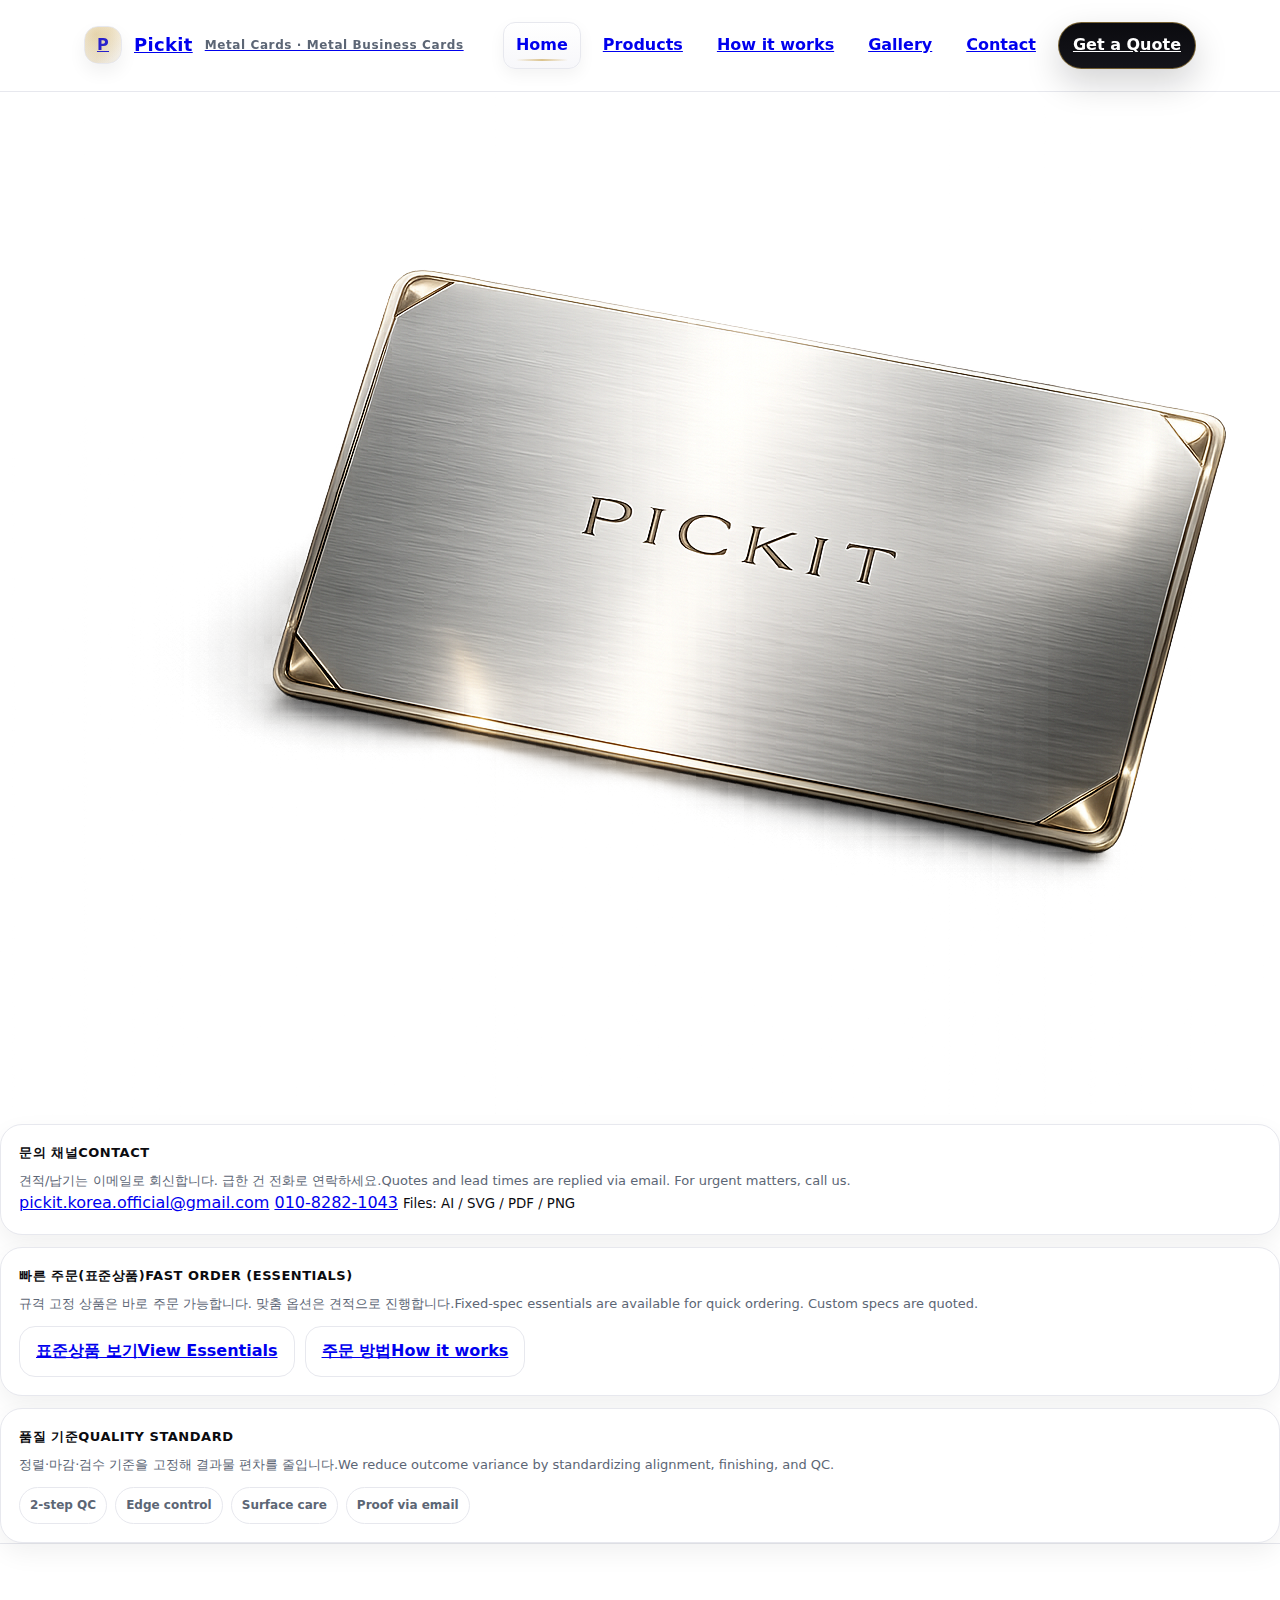
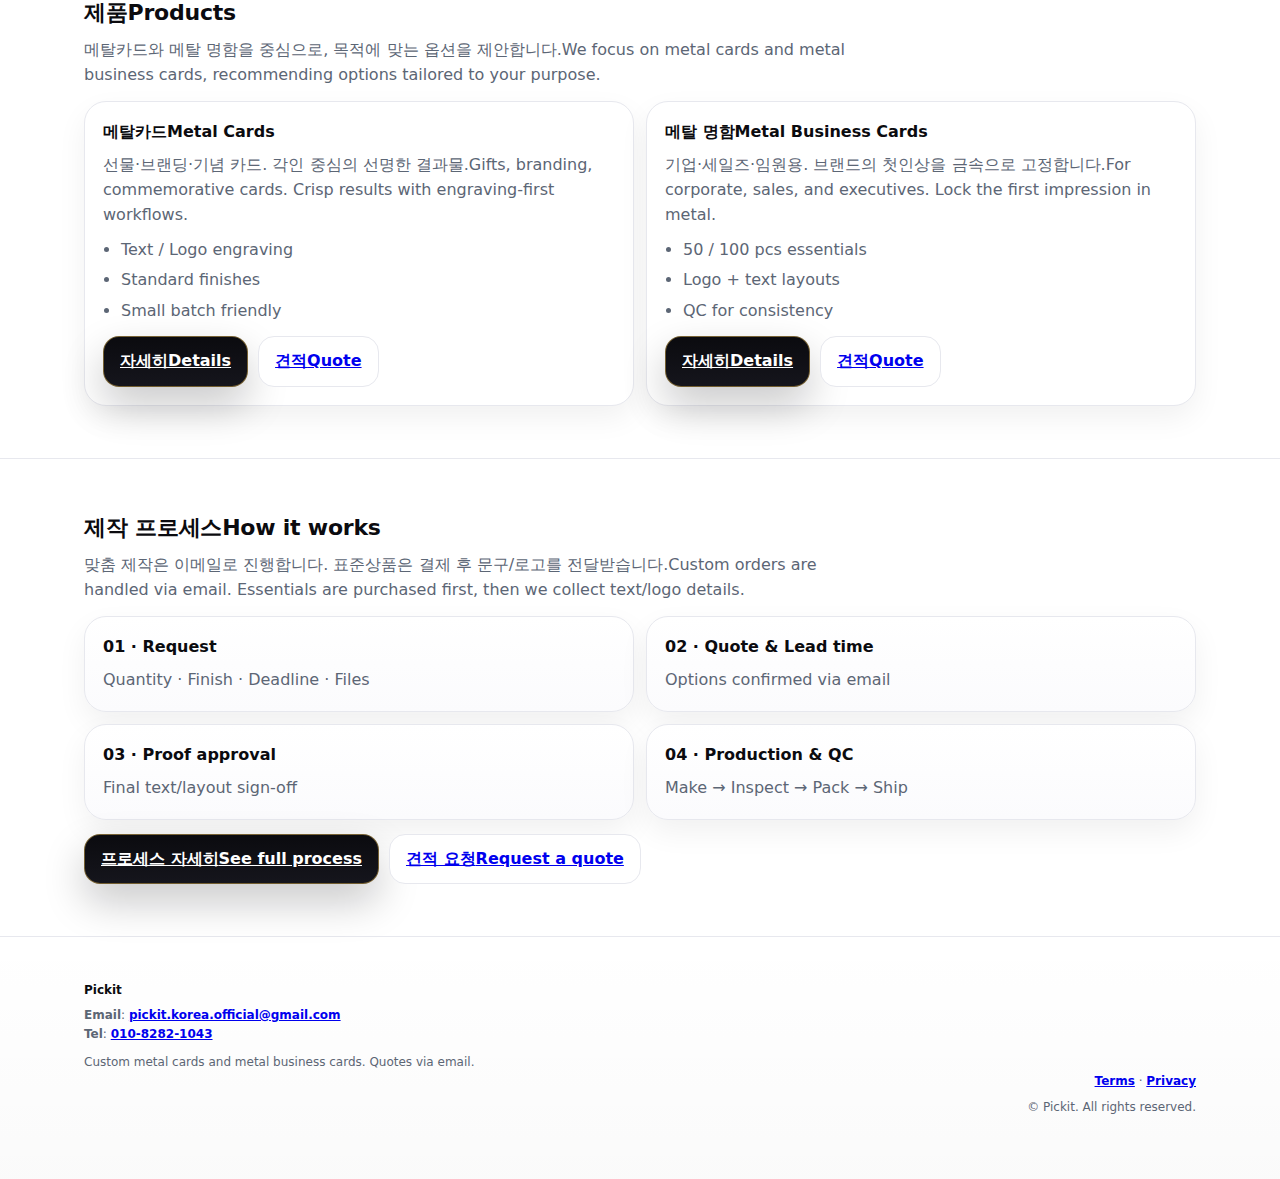
<file: index.html>
<!doctype html>
<html lang="ko">
<head>
  <meta charset="utf-8" />
<meta name="viewport" content="width=device-width, initial-scale=1" />
<meta name="theme-color" content="#ffffff" />
<link rel="stylesheet" href="styles.css" />
<link rel="icon" href="assets/favicon.svg" type="image/svg+xml" />

  <title>Pickit | Metal Cards · Metal Business Cards</title>
  <meta name="description" content="Pickit — custom metal cards and metal business cards. Quote-first with fast-order essentials." />
  <meta property="og:title" content="Pickit | Metal Cards · Metal Business Cards" />
  <meta property="og:description" content="Pickit — custom metal cards and metal business cards. Quote-first with fast-order essentials." />
  <meta property="og:type" content="website" />
</head>
<body>
  <body class="is-home">
  <header class="topbar">
  <div class="wrap nav">
    <a class="brand" href="index.html" aria-label="Pickit home">
      <span class="logo" aria-hidden="true">P</span>
      <span class="name">Pickit</span>
      <span class="tag">Metal Cards · Metal Business Cards</span>
    </a>
    <nav class="menu" aria-label="Primary navigation">
  <a class="active" href="index.html">Home</a>
  <a href="products.html">Products</a>
  <a href="how-it-works.html">How it works</a>
  <a href="gallery.html">Gallery</a>
  <a href="contact.html">Contact</a>
  <a class="cta" href="contact.html">Get a Quote</a>
</nav>
  </div>
</header>

  <main>
  <section class="intro" aria-label="Pickit intro">
  <div class="card-stage">
    <div class="metal-card" id="heroCard" aria-label="Metal card">
      <!-- 이 파일을 나중에 실제 카드 사진으로 교체하면 됨 -->
      <img src="assets/metal-card.png" alt="Pickit metal card" onerror="this.remove();" />
      <span class="corner tl" aria-hidden="true"></span>
      <span class="corner tr" aria-hidden="true"></span>
      <span class="corner bl" aria-hidden="true"></span>
      <span class="corner br" aria-hidden="true"></span>
    </div>
  </div>
</section>


      <div class="side">
        <div class="panel">
          <h3><span class="kren"><span class="kr">문의 채널</span><span class="en">Contact</span></span></h3>
          <p><span class="kren"><span class="kr">견적/납기는 이메일로 회신합니다. 급한 건 전화로 연락하세요.</span><span class="en">Quotes and lead times are replied via email. For urgent matters, call us.</span></span></p>
          <div class="meta">
            <a href="mailto:pickit.korea.official@gmail.com">pickit.korea.official@gmail.com</a>
            <a href="tel:+82-10-8282-1043">010-8282-1043</a>
            <small>Files: AI / SVG / PDF / PNG</small>
          </div>
        </div>

        <div class="panel">
          <h3><span class="kren"><span class="kr">빠른 주문(표준상품)</span><span class="en">Fast Order (Essentials)</span></span></h3>
          <p><span class="kren"><span class="kr">규격 고정 상품은 바로 주문 가능합니다. 맞춤 옵션은 견적으로 진행합니다.</span><span class="en">Fixed-spec essentials are available for quick ordering. Custom specs are quoted.</span></span></p>
          <div class="actions" style="margin-top:12px;">
            <a class="btn" href="products.html#essentials"><span class="kren"><span class="kr">표준상품 보기</span><span class="en">View Essentials</span></span></a>
            <a class="btn" href="how-it-works.html"><span class="kren"><span class="kr">주문 방법</span><span class="en">How it works</span></span></a>
          </div>
        </div>

        <div class="panel">
          <h3><span class="kren"><span class="kr">품질 기준</span><span class="en">Quality Standard</span></span></h3>
          <p><span class="kren"><span class="kr">정렬·마감·검수 기준을 고정해 결과물 편차를 줄입니다.</span><span class="en">We reduce outcome variance by standardizing alignment, finishing, and QC.</span></span></p>
          <div class="pills">
            <span class="pill">2-step QC</span><span class="pill">Edge control</span><span class="pill">Surface care</span><span class="pill">Proof via email</span>
          </div>
        </div>
      </div>
    </div>
  </section>

  <section class="section">
    <div class="wrap">
      <h2><span class="kren"><span class="kr">제품</span><span class="en">Products</span></span></h2>
      <p class="sub"><span class="kren"><span class="kr">메탈카드와 메탈 명함을 중심으로, 목적에 맞는 옵션을 제안합니다.</span><span class="en">We focus on metal cards and metal business cards, recommending options tailored to your purpose.</span></span></p>
      <div class="grid">
        <div class="card white">
          <h3><span class="kren"><span class="kr">메탈카드</span><span class="en">Metal Cards</span></span></h3>
          <p><span class="kren"><span class="kr">선물·브랜딩·기념 카드. 각인 중심의 선명한 결과물.</span><span class="en">Gifts, branding, commemorative cards. Crisp results with engraving-first workflows.</span></span></p>
          <ul><li>Text / Logo engraving</li><li>Standard finishes</li><li>Small batch friendly</li></ul>
          <div class="actions" style="margin-top:12px;">
            <a class="btn primary" href="products.html#metal-cards"><span class="kren"><span class="kr">자세히</span><span class="en">Details</span></span></a>
            <a class="btn" href="contact.html"><span class="kren"><span class="kr">견적</span><span class="en">Quote</span></span></a>
          </div>
        </div>
        <div class="card white">
          <h3><span class="kren"><span class="kr">메탈 명함</span><span class="en">Metal Business Cards</span></span></h3>
          <p><span class="kren"><span class="kr">기업·세일즈·임원용. 브랜드의 첫인상을 금속으로 고정합니다.</span><span class="en">For corporate, sales, and executives. Lock the first impression in metal.</span></span></p>
          <ul><li>50 / 100 pcs essentials</li><li>Logo + text layouts</li><li>QC for consistency</li></ul>
          <div class="actions" style="margin-top:12px;">
            <a class="btn primary" href="products.html#metal-business-cards"><span class="kren"><span class="kr">자세히</span><span class="en">Details</span></span></a>
            <a class="btn" href="contact.html"><span class="kren"><span class="kr">견적</span><span class="en">Quote</span></span></a>
          </div>
        </div>
      </div>
    </div>
  </section>

  <section class="section">
    <div class="wrap">
      <h2><span class="kren"><span class="kr">제작 프로세스</span><span class="en">How it works</span></span></h2>
      <p class="sub"><span class="kren"><span class="kr">맞춤 제작은 이메일로 진행합니다. 표준상품은 결제 후 문구/로고를 전달받습니다.</span><span class="en">Custom orders are handled via email. Essentials are purchased first, then we collect text/logo details.</span></span></p>
      <div class="grid">
        <div class="card"><h3>01 · Request</h3><p>Quantity · Finish · Deadline · Files</p></div>
        <div class="card"><h3>02 · Quote & Lead time</h3><p>Options confirmed via email</p></div>
        <div class="card"><h3>03 · Proof approval</h3><p>Final text/layout sign-off</p></div>
        <div class="card"><h3>04 · Production & QC</h3><p>Make → Inspect → Pack → Ship</p></div>
      </div>
      <div class="actions" style="margin-top:14px;">
        <a class="btn primary" href="how-it-works.html"><span class="kren"><span class="kr">프로세스 자세히</span><span class="en">See full process</span></span></a>
        <a class="btn" href="contact.html"><span class="kren"><span class="kr">견적 요청</span><span class="en">Request a quote</span></span></a>
      </div>
    </div>
  </section>
</main>

  <footer class="footer">
  <div class="wrap">
    <div class="cols">
      <div>
        <div style="font-weight:900; color: var(--text); margin-bottom: 6px;">Pickit</div>
        <div class="small">
          <div><strong>Email</strong>: <a href="mailto:pickit.korea.official@gmail.com">pickit.korea.official@gmail.com</a></div>
          <div><strong>Tel</strong>: <a href="tel:+82-10-8282-1043">010-8282-1043</a></div>
        </div>
        <div style="margin-top:10px;" class="small">
          Custom metal cards and metal business cards. Quotes via email.
        </div>
      </div>
      <div class="small" style="text-align:right;">
        <div><a href="terms.html">Terms</a> · <a href="privacy.html">Privacy</a></div>
        <div style="margin-top:8px;">© <span data-year></span> Pickit. All rights reserved.</div>
      </div>
    </div>
  </div>
</footer>
<script src="script.js"></script>

</body>
</html>
</file>
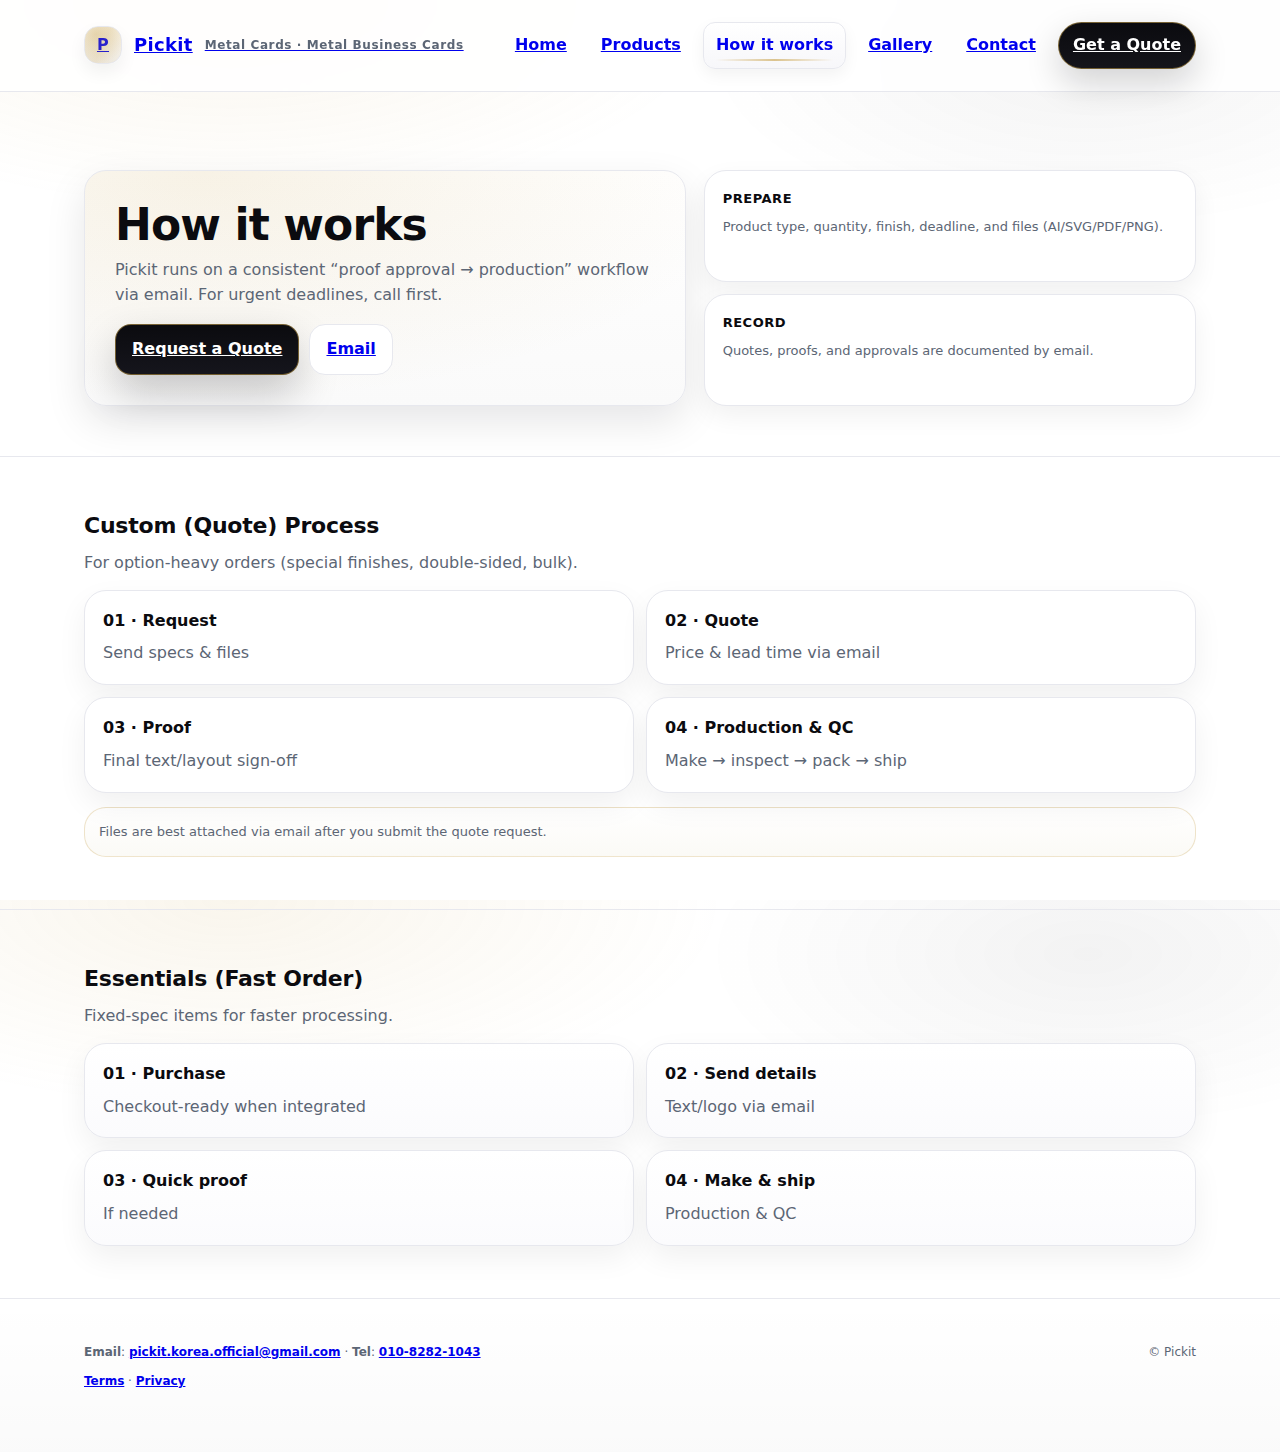
<file: how-it-works.html>
<!doctype html>
<html lang="en">
<head>
  <meta charset="utf-8" />
  <meta name="viewport" content="width=device-width, initial-scale=1" />
  <meta name="theme-color" content="#ffffff" />
  <link rel="stylesheet" href="styles.css" />
  <link rel="icon" href="assets/favicon.svg" type="image/svg+xml" />
  <title>Pickit | How it works</title>
  <meta name="description" content="Pickit — quote, proof approval, production and QC flow." />
</head>

<body>
  <header class="topbar">
    <div class="wrap nav">
      <a class="brand" href="index.html" aria-label="Pickit home">
        <span class="logo" aria-hidden="true">P</span>
        <span class="name">Pickit</span>
        <span class="tag">Metal Cards · Metal Business Cards</span>
      </a>

      <nav class="menu" aria-label="Primary navigation">
        <a href="index.html">Home</a>
        <a href="products.html">Products</a>
        <a class="active" href="how-it-works.html">How it works</a>
        <a href="gallery.html">Gallery</a>
        <a href="contact.html">Contact</a>
        <a class="cta" href="contact.html">Get a Quote</a>
      </nav>
    </div>
  </header>

  <main>
    <section class="hero">
      <div class="wrap hero-grid">
        <div class="hcard">
          <h1>How it works</h1>
          <p class="lead">
            Pickit runs on a consistent “proof approval → production” workflow via email.
            For urgent deadlines, call first.
          </p>

          <div class="actions">
            <a class="btn primary" href="contact.html">Request a Quote</a>
            <a class="btn" href="mailto:pickit.korea.official@gmail.com">Email</a>
          </div>
        </div>

        <div class="side">
          <div class="panel">
            <h3>Prepare</h3>
            <p>Product type, quantity, finish, deadline, and files (AI/SVG/PDF/PNG).</p>
          </div>
          <div class="panel">
            <h3>Record</h3>
            <p>Quotes, proofs, and approvals are documented by email.</p>
          </div>
        </div>
      </div>
    </section>

    <section class="section">
      <div class="wrap">
        <h2>Custom (Quote) Process</h2>
        <p class="sub">For option-heavy orders (special finishes, double-sided, bulk).</p>

        <div class="grid">
          <div class="card white"><h3>01 · Request</h3><p class="muted">Send specs & files</p></div>
          <div class="card white"><h3>02 · Quote</h3><p class="muted">Price & lead time via email</p></div>
          <div class="card white"><h3>03 · Proof</h3><p class="muted">Final text/layout sign-off</p></div>
          <div class="card white"><h3>04 · Production & QC</h3><p class="muted">Make → inspect → pack → ship</p></div>
        </div>

        <div class="note" style="margin-top:14px;">
          Files are best attached via email after you submit the quote request.
        </div>
      </div>
    </section>

    <section class="section">
      <div class="wrap">
        <h2>Essentials (Fast Order)</h2>
        <p class="sub">Fixed-spec items for faster processing.</p>

        <div class="grid">
          <div class="card"><h3>01 · Purchase</h3><p class="muted">Checkout-ready when integrated</p></div>
          <div class="card"><h3>02 · Send details</h3><p class="muted">Text/logo via email</p></div>
          <div class="card"><h3>03 · Quick proof</h3><p class="muted">If needed</p></div>
          <div class="card"><h3>04 · Make & ship</h3><p class="muted">Production & QC</p></div>
        </div>
      </div>
    </section>
  </main>

  <footer class="footer">
    <div class="wrap">
      <div class="footer-row">
        <div class="small">
          <strong>Email</strong>:
          <a href="mailto:pickit.korea.official@gmail.com">pickit.korea.official@gmail.com</a>
          ·
          <strong>Tel</strong>:
          <a href="tel:+82-10-8282-1043">010-8282-1043</a>
        </div>
        <div class="small">© <span data-year></span> Pickit</div>
      </div>
      <div class="small" style="margin-top:10px;">
        <a href="terms.html">Terms</a> · <a href="privacy.html">Privacy</a>
      </div>
    </div>
  </footer>

  <script src="script.js"></script>
</body>
</html>
</file>
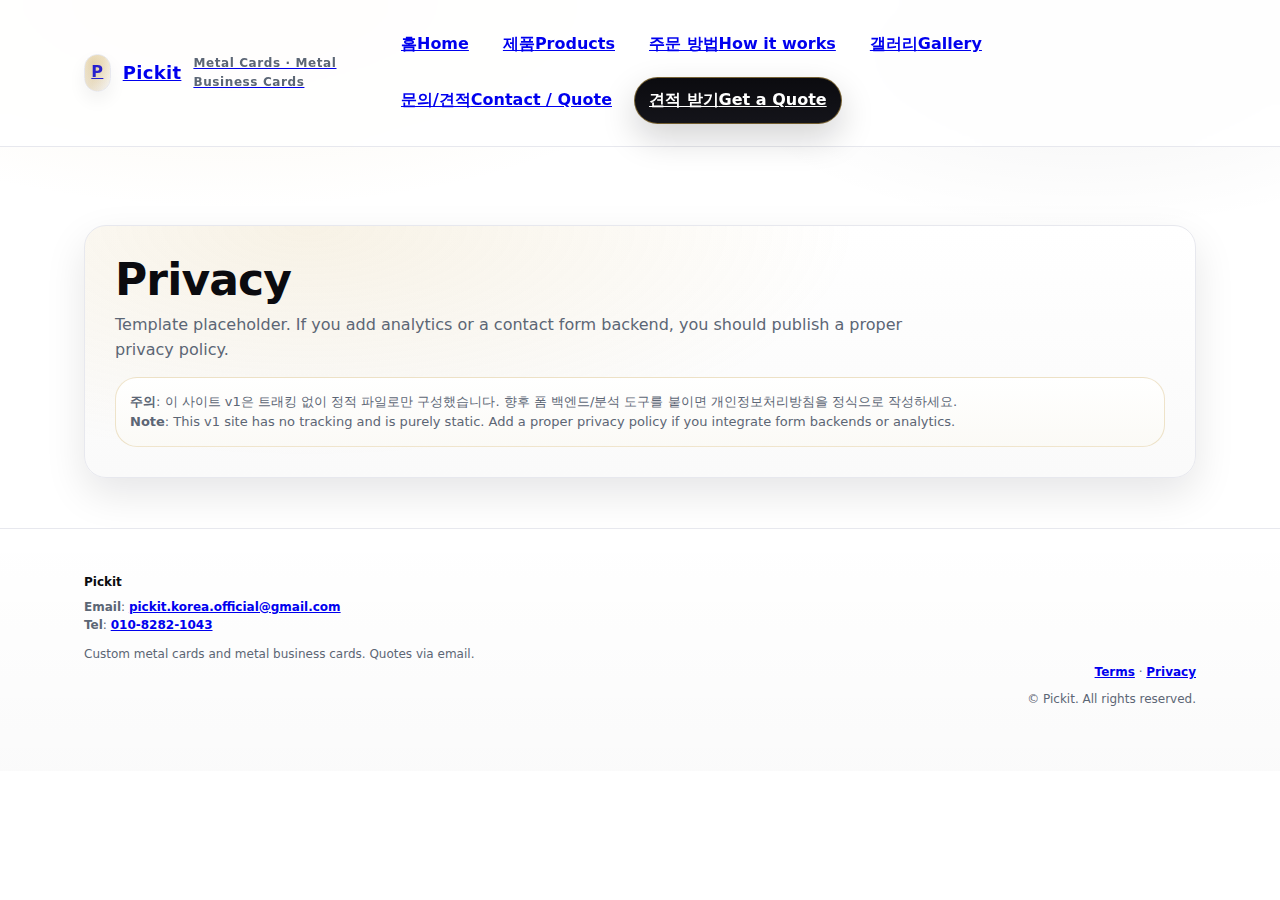
<file: privacy.html>
<!doctype html>
<html lang="ko">
<head>
  <meta charset="utf-8" />
<meta name="viewport" content="width=device-width, initial-scale=1" />
<meta name="theme-color" content="#ffffff" />
<link rel="stylesheet" href="styles.css" />
<link rel="icon" href="assets/favicon.svg" type="image/svg+xml" />

  <title>Pickit | Privacy</title>
  <meta name="description" content="Privacy placeholder for Pickit." />
  <meta property="og:title" content="Pickit | Privacy" />
  <meta property="og:description" content="Privacy placeholder for Pickit." />
  <meta property="og:type" content="website" />
</head>
<body>
  <header class="topbar">
  <div class="wrap nav">
    <a class="brand" href="index.html" aria-label="Pickit home">
      <span class="logo" aria-hidden="true">P</span>
      <span class="name">Pickit</span>
      <span class="tag">Metal Cards · Metal Business Cards</span>
    </a>
    <nav class="menu" aria-label="Primary navigation">
      <a class="" href="index.html"><span class="kren"><span class="kr">홈</span><span class="en">Home</span></span></a>
      <a class="" href="products.html"><span class="kren"><span class="kr">제품</span><span class="en">Products</span></span></a>
      <a class="" href="how-it-works.html"><span class="kren"><span class="kr">주문 방법</span><span class="en">How it works</span></span></a>
      <a class="" href="gallery.html"><span class="kren"><span class="kr">갤러리</span><span class="en">Gallery</span></span></a>
      <a class="" href="contact.html"><span class="kren"><span class="kr">문의/견적</span><span class="en">Contact / Quote</span></span></a>
      <a class="cta" href="contact.html"><span class="kren"><span class="kr">견적 받기</span><span class="en">Get a Quote</span></span></a>
    </nav>
  </div>
</header>

  <main><section class="hero"><div class="wrap"><div class="hcard">
<h1>Privacy</h1>
<p class="sub">Template placeholder. If you add analytics or a contact form backend, you should publish a proper privacy policy.</p>
<div class="note"><div class="kren">
<div class="kr"><strong>주의</strong>: 이 사이트 v1은 트래킹 없이 정적 파일로만 구성했습니다. 향후 폼 백엔드/분석 도구를 붙이면 개인정보처리방침을 정식으로 작성하세요.</div>
<div class="en"><strong>Note</strong>: This v1 site has no tracking and is purely static. Add a proper privacy policy if you integrate form backends or analytics.</div>
</div></div>
</div></div></section></main>

  <footer class="footer">
  <div class="wrap">
    <div class="cols">
      <div>
        <div style="font-weight:900; color: var(--text); margin-bottom: 6px;">Pickit</div>
        <div class="small">
          <div><strong>Email</strong>: <a href="mailto:pickit.korea.official@gmail.com">pickit.korea.official@gmail.com</a></div>
          <div><strong>Tel</strong>: <a href="tel:+82-10-8282-1043">010-8282-1043</a></div>
        </div>
        <div style="margin-top:10px;" class="small">
          Custom metal cards and metal business cards. Quotes via email.
        </div>
      </div>
      <div class="small" style="text-align:right;">
        <div><a href="terms.html">Terms</a> · <a href="privacy.html">Privacy</a></div>
        <div style="margin-top:8px;">© <span data-year></span> Pickit. All rights reserved.</div>
      </div>
    </div>
  </div>
</footer>
<script src="script.js"></script>

</body>
</html>
</file>
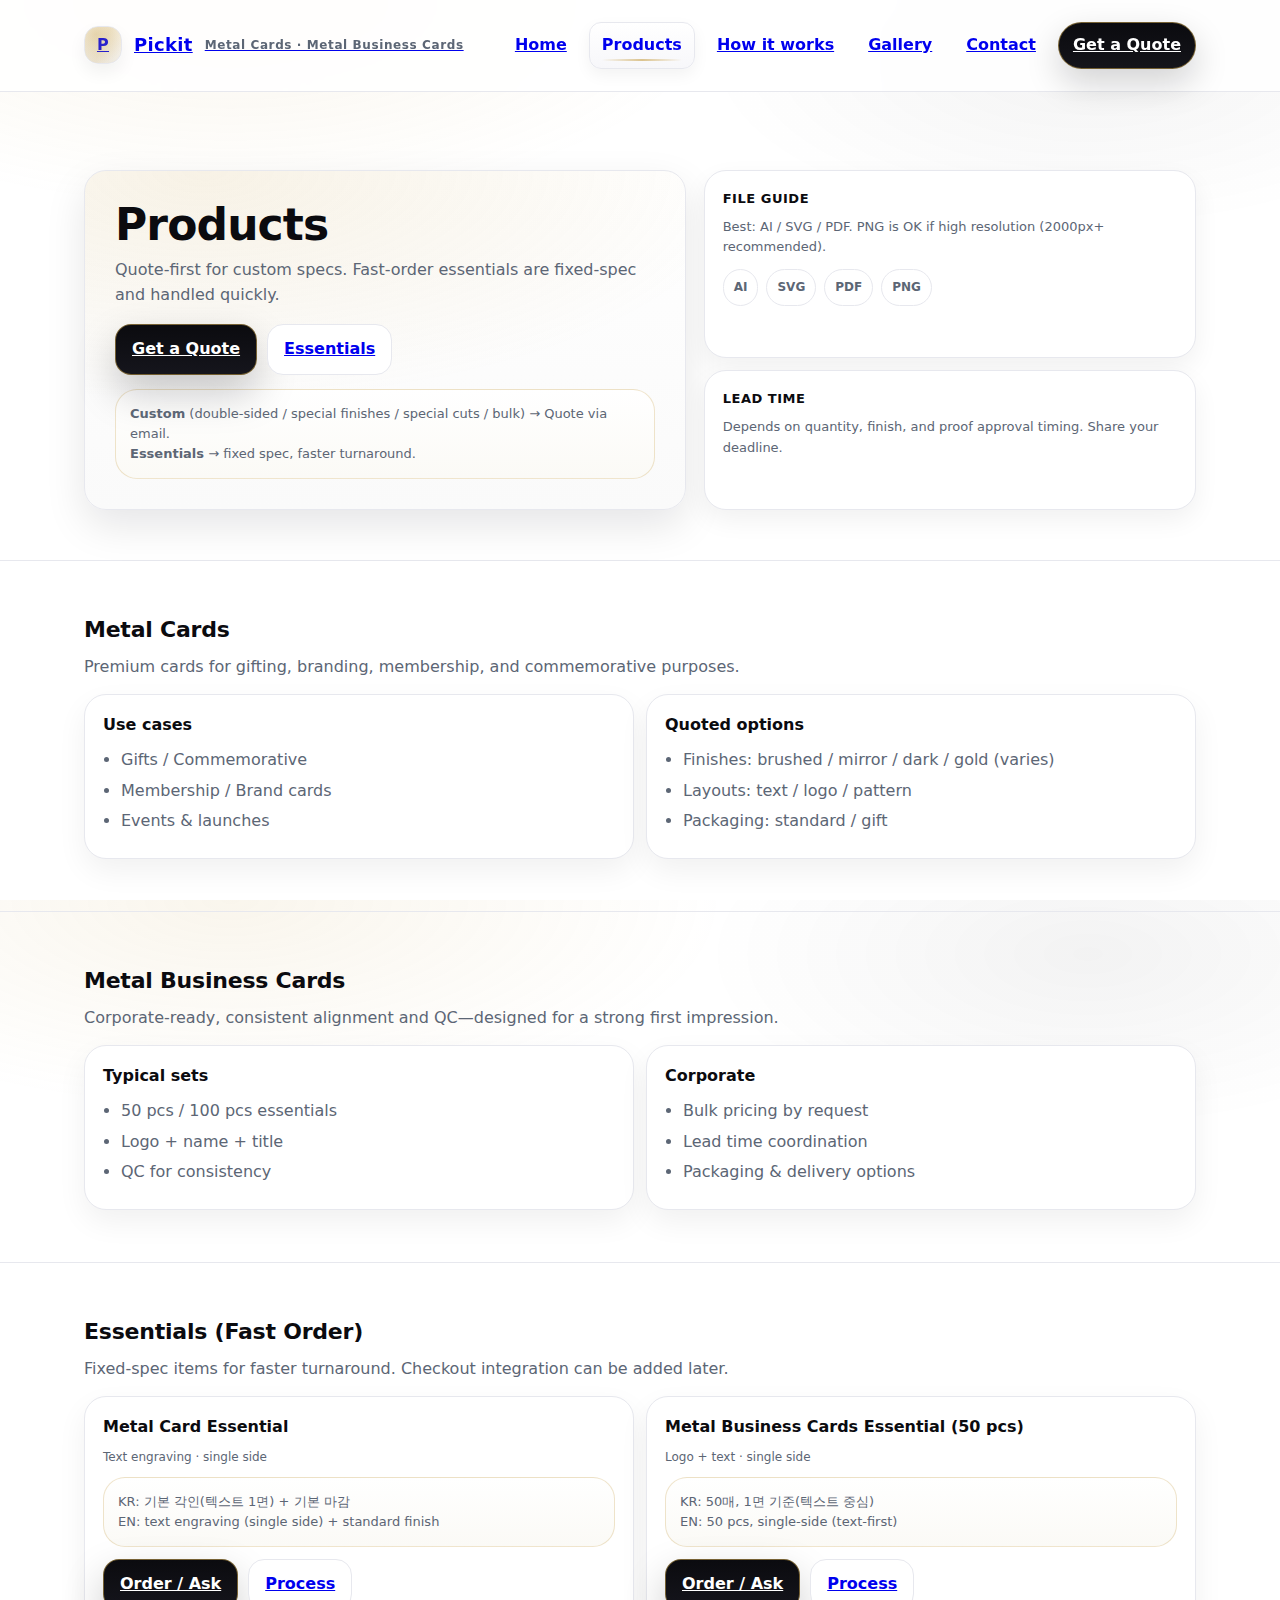
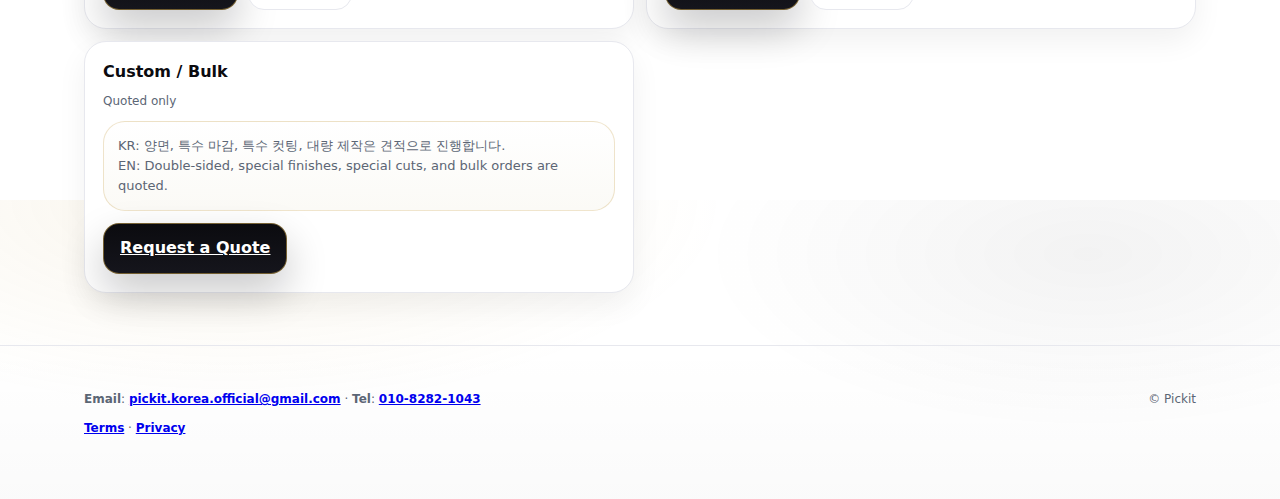
<file: products.html>
<!doctype html>
<html lang="en">
<head>
  <meta charset="utf-8" />
  <meta name="viewport" content="width=device-width, initial-scale=1" />
  <meta name="theme-color" content="#ffffff" />
  <link rel="stylesheet" href="styles.css" />
  <link rel="icon" href="assets/favicon.svg" type="image/svg+xml" />
  <title>Pickit | Products</title>
  <meta name="description" content="Pickit — Products and essentials for fast ordering. Custom specs via quote." />
</head>

<body>
  <header class="topbar">
    <div class="wrap nav">
      <a class="brand" href="index.html" aria-label="Pickit home">
        <span class="logo" aria-hidden="true">P</span>
        <span class="name">Pickit</span>
        <span class="tag">Metal Cards · Metal Business Cards</span>
      </a>

      <nav class="menu" aria-label="Primary navigation">
        <a href="index.html">Home</a>
        <a class="active" href="products.html">Products</a>
        <a href="how-it-works.html">How it works</a>
        <a href="gallery.html">Gallery</a>
        <a href="contact.html">Contact</a>
        <a class="cta" href="contact.html">Get a Quote</a>
      </nav>
    </div>
  </header>

  <main>
    <section class="hero">
      <div class="wrap hero-grid">
        <div class="hcard">
          <h1>Products</h1>
          <p class="lead">
            Quote-first for custom specs. Fast-order essentials are fixed-spec and handled quickly.
          </p>

          <div class="actions">
            <a class="btn primary" href="contact.html">Get a Quote</a>
            <a class="btn" href="#essentials">Essentials</a>
          </div>

          <div class="note" style="margin-top:14px;">
            <strong>Custom</strong> (double-sided / special finishes / special cuts / bulk) → Quote via email.<br/>
            <strong>Essentials</strong> → fixed spec, faster turnaround.
          </div>
        </div>

        <div class="side">
          <div class="panel">
            <h3>File guide</h3>
            <p>Best: AI / SVG / PDF. PNG is OK if high resolution (2000px+ recommended).</p>
            <div class="pills">
              <span class="pill">AI</span>
              <span class="pill">SVG</span>
              <span class="pill">PDF</span>
              <span class="pill">PNG</span>
            </div>
          </div>

          <div class="panel">
            <h3>Lead time</h3>
            <p>Depends on quantity, finish, and proof approval timing. Share your deadline.</p>
          </div>
        </div>
      </div>
    </section>

    <section class="section" id="metal-cards">
      <div class="wrap">
        <h2>Metal Cards</h2>
        <p class="sub">
          Premium cards for gifting, branding, membership, and commemorative purposes.
        </p>

        <div class="grid">
          <div class="card white">
            <h3>Use cases</h3>
            <ul>
              <li>Gifts / Commemorative</li>
              <li>Membership / Brand cards</li>
              <li>Events & launches</li>
            </ul>
          </div>

          <div class="card white">
            <h3>Quoted options</h3>
            <ul>
              <li>Finishes: brushed / mirror / dark / gold (varies)</li>
              <li>Layouts: text / logo / pattern</li>
              <li>Packaging: standard / gift</li>
            </ul>
          </div>
        </div>
      </div>
    </section>

    <section class="section" id="metal-business-cards">
      <div class="wrap">
        <h2>Metal Business Cards</h2>
        <p class="sub">
          Corporate-ready, consistent alignment and QC—designed for a strong first impression.
        </p>

        <div class="grid">
          <div class="card white">
            <h3>Typical sets</h3>
            <ul>
              <li>50 pcs / 100 pcs essentials</li>
              <li>Logo + name + title</li>
              <li>QC for consistency</li>
            </ul>
          </div>

          <div class="card white">
            <h3>Corporate</h3>
            <ul>
              <li>Bulk pricing by request</li>
              <li>Lead time coordination</li>
              <li>Packaging & delivery options</li>
            </ul>
          </div>
        </div>
      </div>
    </section>

    <section class="section" id="essentials">
      <div class="wrap">
        <h2>Essentials (Fast Order)</h2>
        <p class="sub">
          Fixed-spec items for faster turnaround. Checkout integration can be added later.
        </p>

        <div class="grid">
          <div class="card white">
            <h3>Metal Card Essential</h3>
            <p class="small">Text engraving · single side</p>
            <div class="note" style="margin-top:10px;">
              KR: 기본 각인(텍스트 1면) + 기본 마감<br/>
              EN: text engraving (single side) + standard finish
            </div>
            <div class="actions" style="margin-top:12px;">
              <a class="btn primary" href="contact.html">Order / Ask</a>
              <a class="btn" href="how-it-works.html">Process</a>
            </div>
          </div>

          <div class="card white">
            <h3>Metal Business Cards Essential (50 pcs)</h3>
            <p class="small">Logo + text · single side</p>
            <div class="note" style="margin-top:10px;">
              KR: 50매, 1면 기준(텍스트 중심)<br/>
              EN: 50 pcs, single-side (text-first)
            </div>
            <div class="actions" style="margin-top:12px;">
              <a class="btn primary" href="contact.html">Order / Ask</a>
              <a class="btn" href="how-it-works.html">Process</a>
            </div>
          </div>

          <div class="card white">
            <h3>Custom / Bulk</h3>
            <p class="small">Quoted only</p>
            <div class="note" style="margin-top:10px;">
              KR: 양면, 특수 마감, 특수 컷팅, 대량 제작은 견적으로 진행합니다.<br/>
              EN: Double-sided, special finishes, special cuts, and bulk orders are quoted.
            </div>
            <div class="actions" style="margin-top:12px;">
              <a class="btn primary" href="contact.html">Request a Quote</a>
            </div>
          </div>
        </div>

      </div>
    </section>
  </main>

  <footer class="footer">
    <div class="wrap">
      <div class="footer-row">
        <div class="small">
          <strong>Email</strong>:
          <a href="mailto:pickit.korea.official@gmail.com">pickit.korea.official@gmail.com</a>
          ·
          <strong>Tel</strong>:
          <a href="tel:+82-10-8282-1043">010-8282-1043</a>
        </div>
        <div class="small">© <span data-year></span> Pickit</div>
      </div>
      <div class="small" style="margin-top:10px;">
        <a href="terms.html">Terms</a> · <a href="privacy.html">Privacy</a>
      </div>
    </div>
  </footer>

  <script src="script.js"></script>
</body>
</html>
</file>
<file: styles.css>
/* Pickit — Premium White / Black / Gold */

:root{
    --font-sans: "Pretendard", ui-sans-serif, system-ui, -apple-system, "Segoe UI", Roboto, "Noto Sans KR", Arial, sans-serif;
  --font-serif: "Playfair Display", "Times New Roman", serif;
  --bg:#ffffff;
  --text:#0b0b0f;
  --muted:#5c6675;
  --line:#e7e8ee;
  --soft:#fbfbfd;

  --gold:#c9a24a;
  --goldGlow: rgba(201,162,74,.18);

  --wrap:1160px;
  --r-lg:22px;
  --r-md:16px;
  --r-pill:999px;

  --shadow-sm: 0 8px 18px rgba(11,11,15,.06);
  --shadow:    0 16px 40px rgba(11,11,15,.10);

  --ease: cubic-bezier(.22,.9,.18,1);
}

*{ box-sizing:border-box; }
html,body{ height:100%; }

body{
  margin:0;
  font-family: var(--font-sans);
  color: var(--text);
  background:
    radial-gradient(900px 380px at 18% 0%, rgba(201,162,74,.10), transparent 55%),
    radial-gradient(700px 320px at 85% 6%, rgba(11,11,15,.05), transparent 55%),
    linear-gradient(#fff, #fff);
  line-height:1.55;
}
}

a{ color:inherit; text-decoration:none; }
a:hover{ text-decoration: underline; text-underline-offset: 4px; }

.wrap{ max-width: var(--wrap); margin:0 auto; padding:22px 24px; }

/* ===== Topbar ===== */
.topbar{
  position: sticky;
  top:0;
  z-index:20;
  background: rgba(255,255,255,.86);
  backdrop-filter: blur(12px);
  border-bottom: 1px solid var(--line);
}

.nav{
  display:flex;
  align-items:center;
  justify-content:space-between;
  gap:18px;
}

.brand{
  display:flex;
  align-items:center;
  gap:12px;
  font-weight:900;
  letter-spacing:.02em;
}

.brand .logo{
  width:38px;
  height:38px;
  border-radius:14px;
  display:inline-flex;
  align-items:center;
  justify-content:center;
  border:1px solid var(--line);
  background:
    radial-gradient(140% 140% at 30% 20%, rgba(201,162,74,.35), rgba(201,162,74,0) 60%),
    linear-gradient(180deg, #fff, #f4f4f6);
  box-shadow: var(--shadow-sm);
  position:relative;
  overflow:hidden;
}

.brand .logo::after{
  content:"";
  position:absolute;
  inset:-60%;
  background: linear-gradient(90deg, transparent, rgba(201,162,74,.22), transparent);
  transform: rotate(25deg);
  animation: sheen 6.5s var(--ease) infinite;
}

@keyframes sheen{
  0%{ transform: translateX(-25%) rotate(25deg); opacity:0; }
  10%{ opacity:.65; }
  35%{ transform: translateX(25%) rotate(25deg); opacity:0; }
  100%{ opacity:0; }
}

.brand .name{ font-size:18px; }

.brand .tag{
  font-size:12px;
  font-weight:800;
  color: var(--muted);
  letter-spacing:.05em;
}

/* ===== Menu ===== */
.menu{
  display:flex;
  align-items:center;
  gap:10px;
  flex-wrap:wrap;
}

.menu a{
  font-weight:800;
  padding:10px 12px;
  border-radius:12px;
}

.menu a.active{
  background: linear-gradient(180deg, #fff, #f7f7fa);
  border: 1px solid var(--line);
  box-shadow: 0 6px 16px rgba(11,11,15,.05);
  text-decoration:none;
}

.menu .cta{
  border-radius: var(--r-pill);
  padding:10px 14px;
  border:1px solid rgba(201,162,74,.55);
  background: linear-gradient(180deg, #0b0b0f, #14141a);
  color:#fff;
  box-shadow: 0 14px 34px rgba(11,11,15,.18);
}

.menu .cta:hover{
  text-decoration:none;
  transform: translateY(-1px);
  transition: transform .18s var(--ease);
}

/* ===== Generic hero ===== */
.hero{ padding: 56px 0 28px; }

.hero-grid{
  display:grid;
  grid-template-columns: 1.1fr .9fr;
  gap:18px;
  align-items:stretch;
}

.hcard{
  border:1px solid var(--line);
  border-radius: var(--r-lg);
  background:
    radial-gradient(1000px 420px at 20% 0%, rgba(201,162,74,.14), transparent 55%),
    linear-gradient(180deg, #fff, #fafafa);
  box-shadow: var(--shadow);
  padding: 30px;
}

.hcard h1{
  margin:0 0 10px;
  font-size: 44px;
  line-height: 1.08;
  letter-spacing:-0.02em;
}

.lead{
  margin:0 0 16px;
  color: var(--muted);
  font-size:16px;
  max-width: 68ch;
}

.actions{
  display:flex;
  gap:10px;
  flex-wrap:wrap;
  margin-top:16px;
}

/* ===== Buttons ===== */
.btn{
  display:inline-flex;
  align-items:center;
  justify-content:center;
  gap:10px;
  padding:12px 16px;
  border-radius: var(--r-md);
  border:1px solid var(--line);
  background:#fff;
  font-weight:900;
  transition: transform .18s var(--ease), box-shadow .18s var(--ease), border-color .18s var(--ease);
}

.btn:hover{
  text-decoration:none;
  transform: translateY(-1px);
  box-shadow: 0 14px 28px rgba(11,11,15,.10);
  border-color: rgba(201,162,74,.45);
}

.btn.primary{
  background: linear-gradient(180deg, #0b0b0f, #15151c);
  color:#fff;
  border-color: rgba(201,162,74,.55);
  box-shadow: 0 18px 40px rgba(11,11,15,.22);
}

.btn.primary:hover{
  border-color: rgba(201,162,74,.75);
}

/* ===== Side panels ===== */
.side{ display:grid; gap:12px; }

.panel{
  border:1px solid var(--line);
  border-radius: var(--r-lg);
  background:#fff;
  padding:18px;
  box-shadow: 0 10px 26px rgba(11,11,15,.06);
}

.panel h3{
  margin:0 0 8px;
  font-size:13px;
  letter-spacing:.04em;
  text-transform: uppercase;
}

.panel p{
  margin:0;
  color: var(--muted);
  font-size:13px;
}

/* ===== Sections ===== */
.section{
  padding: 30px 0;
  border-top: 1px solid var(--line);
}

.section h2{
  margin:0 0 8px;
  font-size:22px;
  letter-spacing:-0.01em;
}

.sub{
  margin:0 0 14px;
  color: var(--muted);
  max-width: 78ch;
}

.muted{ color: var(--muted); }

/* ===== Grid cards ===== */
.grid{
  display:grid;
  grid-template-columns: repeat(12, 1fr);
  gap:12px;
}

.card{
  grid-column: span 6;
  border:1px solid var(--line);
  border-radius: var(--r-lg);
  background: linear-gradient(180deg, #fff, #fbfbfd);
  padding:18px;
  box-shadow: 0 12px 30px rgba(11,11,15,.06);
}

.card.white{ background:#fff; }

.card h3{ margin:0 0 8px; font-size:16px; }

.card p{ margin:0; color: var(--muted); }

.card ul{ margin:10px 0 0; padding-left:18px; color: var(--muted); }

.card li{ margin:6px 0; }

.small{ font-size:12px; color: var(--muted); }

/* ===== Note ===== */
.note{
  border: 1px solid rgba(201,162,74,.28);
  background: linear-gradient(180deg, #fff, #fbfaf6);
  border-radius: var(--r-lg);
  padding: 14px;
  color: var(--muted);
  font-size: 13px;
}

/* ===== Pills ===== */
.pills{
  display:flex;
  flex-wrap:wrap;
  gap:8px;
  margin-top:12px;
}

.pill{
  font-size:12px;
  font-weight:900;
  padding:8px 10px;
  border-radius: var(--r-pill);
  border:1px solid var(--line);
  background:#fff;
  color: var(--muted);
}

/* ===== Gallery placeholders ===== */
.gallery{
  display:grid;
  grid-template-columns: repeat(12, 1fr);
  gap:10px;
}

.ph{
  grid-column: span 3;
  border-radius: 18px;
  border:1px solid var(--line);
  background:
    radial-gradient(120% 120% at 30% 20%, rgba(201,162,74,.18), transparent 60%),
    linear-gradient(180deg, #ffffff, #f1f2f6);
  min-height: 130px;
  position: relative;
  overflow:hidden;
  box-shadow: 0 14px 30px rgba(11,11,15,.08);
}

.ph::after{
  content:"Photo";
  position:absolute;
  bottom:10px;
  left:10px;
  font-size:12px;
  font-weight:900;
  color: rgba(92,102,117,.92);
  background: rgba(255,255,255,.78);
  border:1px solid var(--line);
  padding:6px 10px;
  border-radius: var(--r-pill);
}

/* ===== Forms ===== */
.form{ display:grid; gap:12px; }

.field{ display:grid; gap:6px; }

label{
  font-size:12px;
  font-weight:900;
  color: var(--muted);
  letter-spacing:.02em;
}

input, select, textarea{
  width:100%;
  padding:12px 12px;
  border-radius:14px;
  border:1px solid var(--line);
  background:#fff;
  outline:none;
  font-size:14px;
  transition: border-color .18s var(--ease), box-shadow .18s var(--ease);
}

input:focus, select:focus, textarea:focus{
  border-color: rgba(201,162,74,.65);
  box-shadow: 0 0 0 4px var(--goldGlow);
}

textarea{ min-height:120px; resize: vertical; }

.help{ font-size:12px; color: var(--muted); }

/* ===== Footer ===== */
.footer{
  border-top:1px solid var(--line);
  padding:22px 0 40px;
  color: var(--muted);
  font-size:12px;
  background: linear-gradient(180deg, transparent, rgba(11,11,15,.02));
}

.footer-min{ padding:14px 0 18px; }

.footer-row{
  display:flex;
  justify-content:space-between;
  align-items:center;
  gap:12px;
  flex-wrap:wrap;
}

.footer a{ font-weight:900; }

/* ===== HOME (text-only, enterprise clean) ===== */
body.is-home{
  background:#ffffff !important;
}

.home-hero{
  height: calc(100vh - 74px);
  min-height: 560px;
  display: grid;
  place-items: center;
  background: #ffffff;
}

.home-center{
  width: min(920px, 92vw);
  text-align: center;
  padding: 22px 12px;
}

.home-kicker{
  font-size: 15px;
  letter-spacing: .01em;
  opacity: .9;
}

.home-sub{
  font-weight: 900;
  letter-spacing: .18em;
  font-size: 12px;
  color: var(--text);
  text-transform: uppercase;
  display: inline-block;
  padding: 10px 14px;
  border-radius: 999px;
  border: 1px solid rgba(201,162,74,.35);
  background: linear-gradient(180deg, #ffffff, #fbfaf6);
  box-shadow: 0 10px 24px rgba(11,11,15,.06);
  margin-bottom: 16px;
}

.home-title{
  font-family: var(--font-serif);
  letter-spacing: -0.02em;   /* 너무 벌어지면 촌스러움 방지 */
}

.home-title::after{
  content:"";
  display:block;
  width: 120px;
  height: 2px;
  margin: 20px auto 0;
  background: linear-gradient(90deg, transparent, rgba(201,162,74,.8), transparent);
}

.home-actions{
  margin-top: 26px;
  display: flex;
  justify-content: center;
  gap: 10px;
  flex-wrap: wrap;
}

.home-fine{
  margin-top: 18px;
  display: flex;
  justify-content: center;
  gap: 14px;
  flex-wrap: wrap;
  color: var(--muted);
  font-size: 12px;
}

.home-fine a{
  font-weight: 900;
  text-decoration: none;
}

.home-fine a:hover{
  text-decoration: underline;
  text-underline-offset: 4px;
}

/* ===== Responsive ===== */
@media (max-width: 980px){
  .hero-grid{ grid-template-columns: 1fr; }
  .hcard h1{ font-size: 38px; }
  .card{ grid-column: span 12; }
  .ph{ grid-column: span 6; }
}

@media (max-width: 560px){
  .wrap{ padding: 18px 16px; }
  .brand .tag{ display:none; }
  .menu a{ padding: 8px 8px; }
  .hcard{ padding: 22px; }
  .hcard h1{ font-size: 32px; }
  .ph{ grid-column: span 12; }
}
/* ===== HOTFIX: Home must be perfectly centered ===== */
body.is-home{
  background:#ffffff !important;
}

body.is-home .home-main{
  min-height: calc(100vh - 74px);
}

body.is-home .home-hero{
  min-height: calc(100vh - 74px);
  display: flex !important;
  align-items: center !important;
  justify-content: center !important;
  text-align: center !important;
  padding: 0 16px;
}

body.is-home .home-center{
  width: min(920px, 92vw) !important;
  margin: 0 auto !important;
}

body.is-home .home-kicker{
  margin: 0 0 12px !important;
  font-weight: 900;
  font-size: 16px;
  color: var(--muted);
}

body.is-home .home-sub{
  margin: 0 0 18px !important;
  display: inline-block;
  font-weight: 900;
  letter-spacing: .18em;
  font-size: 12px;
  text-transform: uppercase;
  padding: 10px 14px;
  border-radius: 999px;
  border: 1px solid rgba(201,162,74,.35);
  background: linear-gradient(180deg, #ffffff, #fbfaf6);
}

body.is-home .home-title{
  margin: 0 !important;
  font-size: clamp(52px, 6.5vw, 96px);
  line-height: 1.02;
  letter-spacing: -0.03em;
  font-weight: 950;
  color: var(--text);
}

body.is-home .home-title::after{
  content:"";
  display:block;
  width: 120px;
  height: 2px;
  margin: 22px auto 0;
  background: linear-gradient(90deg, transparent, rgba(201,162,74,.8), transparent);
}

body.is-home .home-actions{
  margin-top: 28px !important;
  display: flex;
  justify-content: center;
  gap: 10px;
  flex-wrap: wrap;
}

body.is-home .home-fine{
  margin-top: 18px !important;
  display: flex;
  justify-content: center;
  gap: 14px;
  flex-wrap: wrap;
  font-size: 12px;
  color: var(--muted);
}

body.is-home .home-fine a{
  font-weight: 900;
}
/* ===== Premium nav hover ===== */
.menu a{
  position: relative;
  transition: color .18s var(--ease), background .18s var(--ease), transform .18s var(--ease), box-shadow .18s var(--ease);
}

.menu a::after{
  content:"";
  position:absolute;
  left: 12px;
  right: 12px;
  bottom: 7px;
  height: 2px;
  border-radius: 999px;
  background: linear-gradient(90deg, transparent, rgba(201,162,74,.95), transparent);
  transform: scaleX(0);
  transform-origin: center;
  opacity: 0;
  transition: transform .22s var(--ease), opacity .22s var(--ease);
}

.menu a:hover{
  color: var(--text);
  background: linear-gradient(180deg, #fff, #fbfaf6);
  box-shadow: 0 10px 24px rgba(11,11,15,.06);
  transform: translateY(-1px);
  text-decoration: none;
}

.menu a:hover::after{
  transform: scaleX(1);
  opacity: 1;
}

/* active는 hover보다 한 단계 “정돈” */
.menu a.active{
  background: linear-gradient(180deg, #fff, #f7f7fa);
  border: 1px solid var(--line);
  box-shadow: 0 6px 16px rgba(11,11,15,.05);
}
.menu a.active::after{
  transform: scaleX(1);
  opacity: .65;
}
</file>
